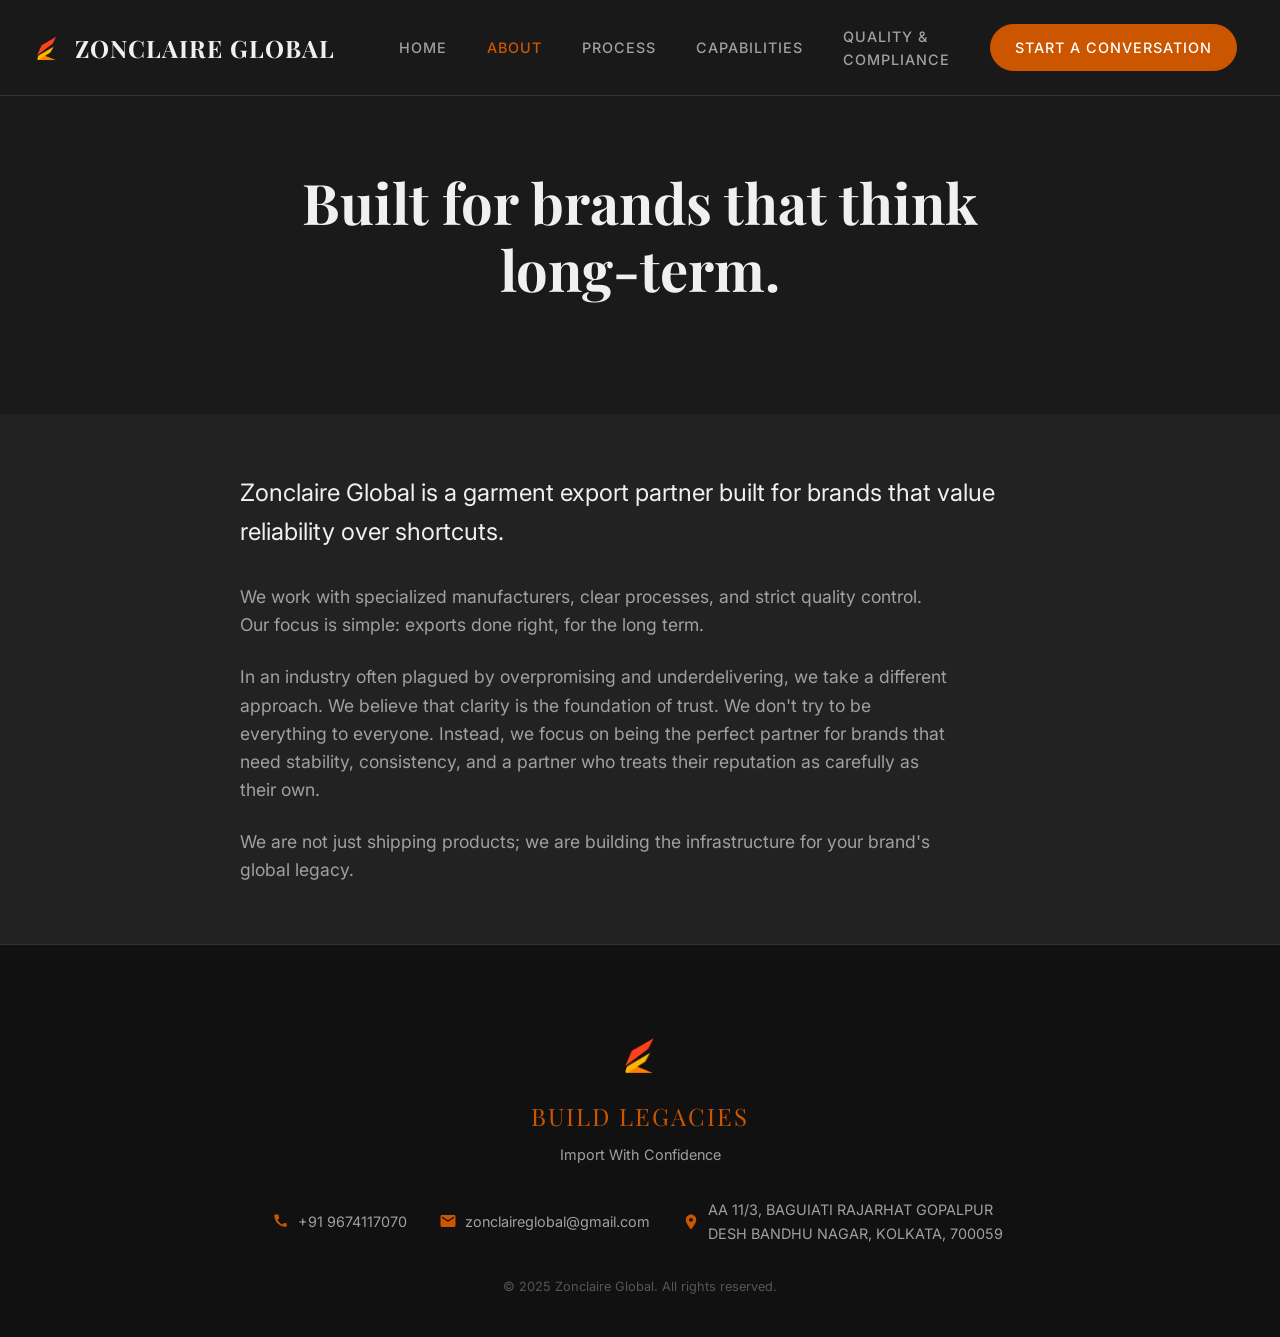
<file: about.html>
<!DOCTYPE html>
<html lang="en">

<head>
    <meta charset="UTF-8">
    <meta name="viewport" content="width=device-width, initial-scale=1.0">
    <title>About Us | Zonclaire Global</title>
    <link rel="stylesheet" href="style.css">
    <link rel="preconnect" href="https://fonts.googleapis.com">
    <link rel="preconnect" href="https://fonts.gstatic.com" crossorigin>
    <link
        href="https://fonts.googleapis.com/css2?family=Inter:wght@300;400;500;600&family=Playfair+Display:wght@400;700&display=swap"
        rel="stylesheet">
</head>

<body>

    <!-- Navigation -->
    <nav class="navbar">
        <div class="container nav-container">
            <div class="logo">
                <img src="images/zonclaire-logo.png" alt="Zonclaire Logo">
                <span>ZONCLAIRE GLOBAL</span>
            </div>

            <button class="mobile-nav-toggle" aria-label="Toggle navigation">
                <span class="hamburger-line"></span>
                <span class="hamburger-line"></span>
                <span class="hamburger-line"></span>
            </button>

            <div class="nav-links" id="navLinks">
                <a href="index.html">Home</a>
                <a href="about.html" class="active">About</a>
                <a href="process.html">Process</a>
                <a href="capabilities.html">Capabilities</a>
                <a href="quality.html">Quality & Compliance</a>
                <a href="contact.html" class="btn btn-primary">Start a Conversation</a>
            </div>
        </div>
    </nav>

    <!-- Header -->
    <section class="section" style="padding-top: 140px; padding-bottom: 40px;">
        <div class="container">
            <div class="text-center" style="max-width: 800px; margin: 0 auto;">
                <h1>Built for brands that think long-term.</h1>
            </div>
        </div>
    </section>

    <!-- Main Content -->
    <section class="section" style="background-color: var(--color-surface); padding-top: 60px; padding-bottom: 60px;">
        <div class="container">
            <div style="max-width: 800px; margin: 0 auto;">
                <p style="font-size: 1.5rem; color: var(--color-text); margin-bottom: 2rem;">
                    Zonclaire Global is a garment export partner built for brands that value reliability over shortcuts.
                </p>
                <p style="margin-bottom: 1.5rem;">
                    We work with specialized manufacturers, clear processes, and strict quality control. Our focus is
                    simple: exports done right, for the long term.
                </p>
                <p style="margin-bottom: 1.5rem;">
                    In an industry often plagued by overpromising and underdelivering, we take a different approach. We
                    believe that clarity is the foundation of trust. We don't try to be everything to everyone. Instead,
                    we focus on being the perfect partner for brands that need stability, consistency, and a partner who
                    treats their reputation as carefully as their own.
                </p>
                <p>
                    We are not just shipping products; we are building the infrastructure for your brand's global
                    legacy.
                </p>
            </div>
        </div>
    </section>

    <!-- Footer -->
    <footer>
        <div class="container footer-content">
            <div class="footer-logo">
                <img src="images/zonclaire-logo.png" alt="Zonclaire Logo" style="height: 60px;">
            </div>
            <div class="footer-tagline">BUILD LEGACIES</div>
            <div class="footer-sub">Import With Confidence</div>

            <div class="footer-contact">
                <div class="contact-item">
                    <svg xmlns="http://www.w3.org/2000/svg" viewBox="0 0 24 24">
                        <path
                            d="M20.01 15.38c-1.23 0-2.42-.2-3.53-.56a.977.977 0 0 0-1.01.24l-1.57 1.97c-2.83-1.49-5.15-3.8-6.62-6.62l1.97-1.57c.23-.24.31-.56.24-1.02-.37-1.11-.56-2.3-.56-3.53 0-.54-.45-.99-.99-.99H4.19C3.65 3.28 3 3.93 3 4.49c0 8.48 6.91 15.39 15.39 15.39.56 0 1.21-.65 1.21-1.19v-3.72c0-.53-.44-.99-.99-.99z" />
                    </svg>
                    <span>+91 9674117070</span>
                </div>
                <div class="contact-item">
                    <svg xmlns="http://www.w3.org/2000/svg" viewBox="0 0 24 24">
                        <path
                            d="M20 4H4c-1.1 0-1.99.9-1.99 2L2 18c0 1.1.9 2 2 2h16c1.1 0 2-.9 2-2V6c0-1.1-.9-2-2-2zm0 4l-8 5-8-5V6l8 5 8-5v2z" />
                    </svg>
                    <span>zonclaireglobal@gmail.com</span>
                </div>
                <div class="contact-item">
                    <svg xmlns="http://www.w3.org/2000/svg" viewBox="0 0 24 24">
                        <path
                            d="M12 2C8.13 2 5 5.13 5 9c0 5.25 7 13 7 13s7-7.75 7-13c0-3.87-3.13-7-7-7zm0 9.5c-1.38 0-2.5-1.12-2.5-2.5s1.12-2.5 2.5-2.5 2.5 1.12 2.5 2.5-1.12 2.5-2.5 2.5z" />
                    </svg>
                    <span>AA 11/3, BAGUIATI RAJARHAT GOPALPUR DESH BANDHU NAGAR, KOLKATA, 700059</span>
                </div>
            </div>

            <p class="copyright">&copy; 2025 Zonclaire Global. All rights reserved.</p>
        </div>
    </footer>

    <script src="main.js"></script>
</body>

</html>
</file>
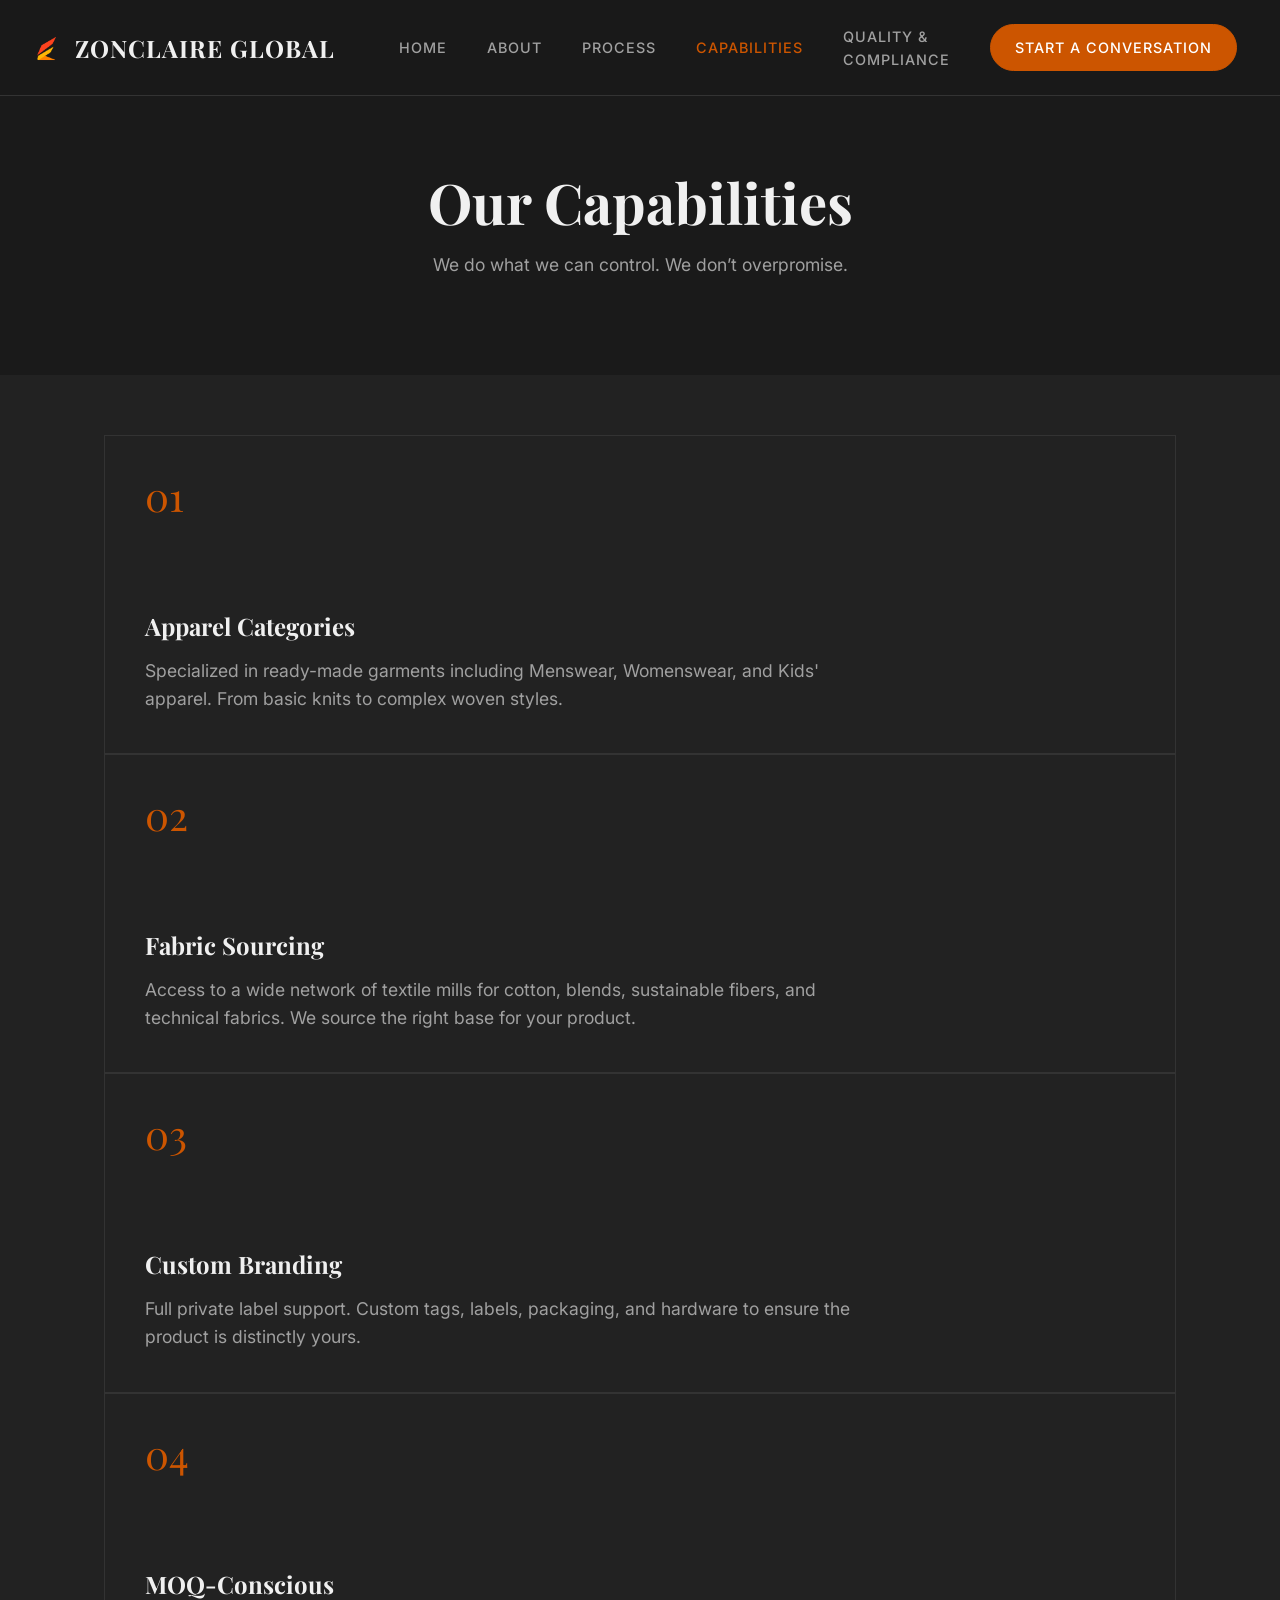
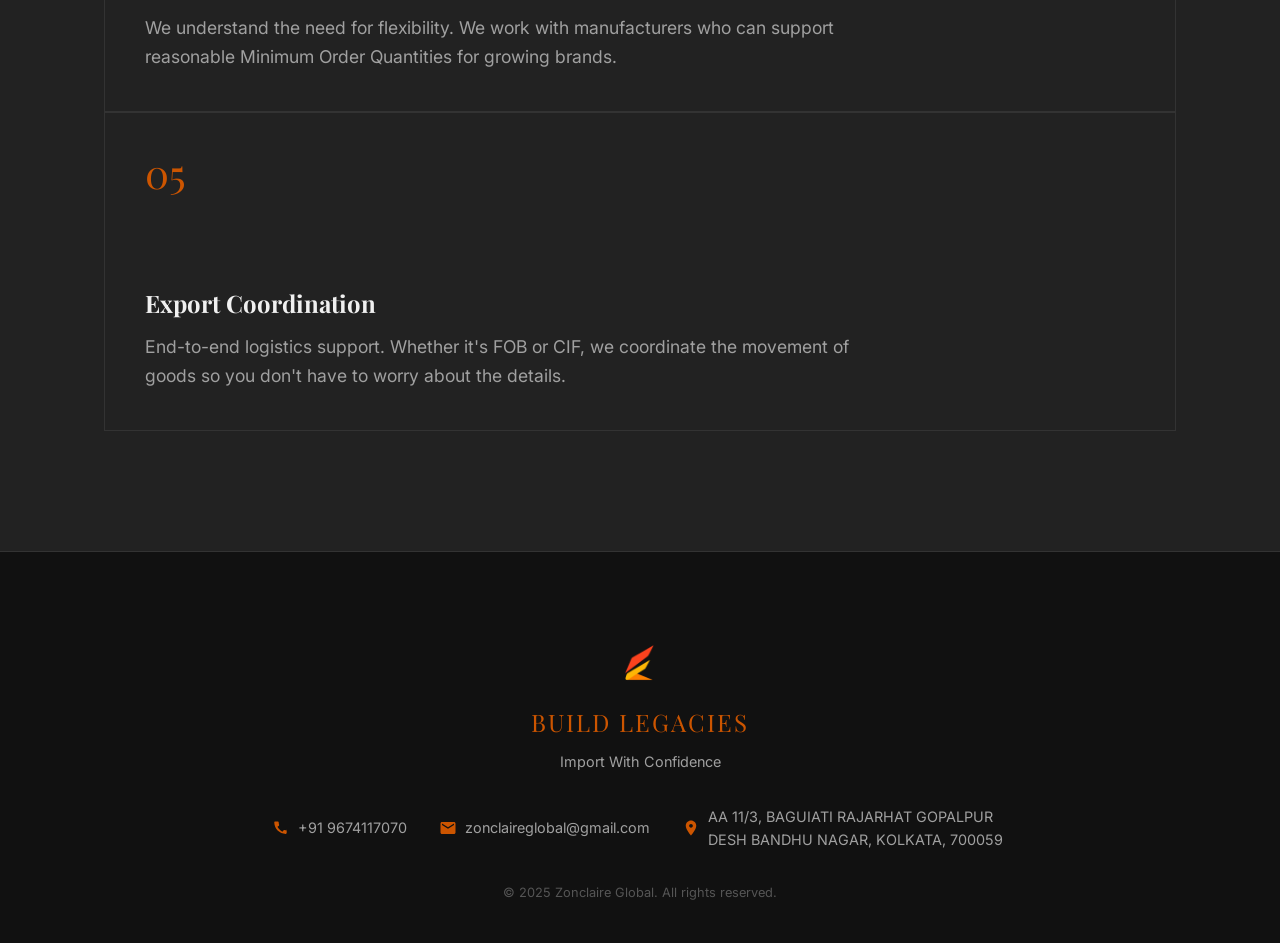
<file: capabilities.html>
<!DOCTYPE html>
<html lang="en">

<head>
    <meta charset="UTF-8">
    <meta name="viewport" content="width=device-width, initial-scale=1.0">
    <title>Capabilities | Zonclaire Global</title>
    <link rel="stylesheet" href="style.css">
    <link rel="preconnect" href="https://fonts.googleapis.com">
    <link rel="preconnect" href="https://fonts.gstatic.com" crossorigin>
    <link
        href="https://fonts.googleapis.com/css2?family=Inter:wght@300;400;500;600&family=Playfair+Display:wght@400;700&display=swap"
        rel="stylesheet">
</head>

<body>

    <!-- Navigation -->
    <nav class="navbar">
        <div class="container nav-container">
            <div class="logo">
                <img src="images/zonclaire-logo.png" alt="Zonclaire Logo">
                <span>ZONCLAIRE GLOBAL</span>
            </div>
            <button class="mobile-nav-toggle" aria-label="Toggle navigation">
                <span class="hamburger-line"></span>
                <span class="hamburger-line"></span>
                <span class="hamburger-line"></span>
            </button>
            <div class="nav-links" id="navLinks">
                <a href="index.html">Home</a>
                <a href="about.html">About</a>
                <a href="process.html">Process</a>
                <a href="capabilities.html" class="active">Capabilities</a>
                <a href="quality.html">Quality & Compliance</a>
                <a href="contact.html" class="btn btn-primary">Start a Conversation</a>
            </div>
        </div>
    </nav>

    <!-- Header -->
    <section class="section" style="padding-top: 140px; padding-bottom: 40px;">
        <div class="container">
            <div class="text-center">
                <h1>Our Capabilities</h1>
                <p style="margin: 1rem auto 0;">We do what we can control. We don’t overpromise.</p>
            </div>
        </div>
    </section>

    <!-- Capabilities Grid -->
    <section class="section" style="background-color: var(--color-surface); padding-top: 60px;">
        <div class="container">
            <div class="responsive-grid"
                style="grid-template-columns: repeat(auto-fit, minmax(300px, 1fr)); gap: 3rem;">

                <div class="capability-card">
                    <div class="capability-number">01</div>
                    <h3 class="capability-title">Apparel Categories</h3>
                    <p>Specialized in ready-made garments including Menswear, Womenswear, and Kids' apparel. From basic
                        knits to complex woven styles.</p>
                </div>

                <div class="capability-card">
                    <div class="capability-number">02</div>
                    <h3 class="capability-title">Fabric Sourcing</h3>
                    <p>Access to a wide network of textile mills for cotton, blends, sustainable fibers, and technical
                        fabrics. We source the right base for your product.</p>
                </div>

                <div class="capability-card">
                    <div class="capability-number">03</div>
                    <h3 class="capability-title">Custom Branding</h3>
                    <p>Full private label support. Custom tags, labels, packaging, and hardware to ensure the product is
                        distinctly yours.</p>
                </div>

                <div class="capability-card">
                    <div class="capability-number">04</div>
                    <h3 class="capability-title">MOQ-Conscious</h3>
                    <p>We understand the need for flexibility. We work with manufacturers who can support reasonable
                        Minimum Order Quantities for growing brands.</p>
                </div>

                <div class="capability-card">
                    <div class="capability-number">05</div>
                    <h3 class="capability-title">Export Coordination</h3>
                    <p>End-to-end logistics support. Whether it's FOB or CIF, we coordinate the movement of goods so you
                        don't have to worry about the details.</p>
                </div>

            </div>
        </div>
    </section>

    <!-- Footer -->
    <footer>
        <div class="container footer-content">
            <div class="footer-logo">
                <img src="images/zonclaire-logo.png" alt="Zonclaire Logo" style="height: 60px;">
            </div>
            <div class="footer-tagline">BUILD LEGACIES</div>
            <div class="footer-sub">Import With Confidence</div>

            <div class="footer-contact">
                <div class="contact-item">
                    <svg xmlns="http://www.w3.org/2000/svg" viewBox="0 0 24 24">
                        <path
                            d="M20.01 15.38c-1.23 0-2.42-.2-3.53-.56a.977.977 0 0 0-1.01.24l-1.57 1.97c-2.83-1.49-5.15-3.8-6.62-6.62l1.97-1.57c.23-.24.31-.56.24-1.02-.37-1.11-.56-2.3-.56-3.53 0-.54-.45-.99-.99-.99H4.19C3.65 3.28 3 3.93 3 4.49c0 8.48 6.91 15.39 15.39 15.39.56 0 1.21-.65 1.21-1.19v-3.72c0-.53-.44-.99-.99-.99z" />
                    </svg>
                    <span>+91 9674117070</span>
                </div>
                <div class="contact-item">
                    <svg xmlns="http://www.w3.org/2000/svg" viewBox="0 0 24 24">
                        <path
                            d="M20 4H4c-1.1 0-1.99.9-1.99 2L2 18c0 1.1.9 2 2 2h16c1.1 0 2-.9 2-2V6c0-1.1-.9-2-2-2zm0 4l-8 5-8-5V6l8 5 8-5v2z" />
                    </svg>
                    <span>zonclaireglobal@gmail.com</span>
                </div>
                <div class="contact-item">
                    <svg xmlns="http://www.w3.org/2000/svg" viewBox="0 0 24 24">
                        <path
                            d="M12 2C8.13 2 5 5.13 5 9c0 5.25 7 13 7 13s7-7.75 7-13c0-3.87-3.13-7-7-7zm0 9.5c-1.38 0-2.5-1.12-2.5-2.5s1.12-2.5 2.5-2.5 2.5 1.12 2.5 2.5-1.12 2.5-2.5 2.5z" />
                    </svg>
                    <span>AA 11/3, BAGUIATI RAJARHAT GOPALPUR DESH BANDHU NAGAR, KOLKATA, 700059</span>
                </div>
            </div>

            <p class="copyright">&copy; 2025 Zonclaire Global. All rights reserved.</p>
        </div>
    </footer>

    <script src="main.js"></script>
</body>

</html>
</file>
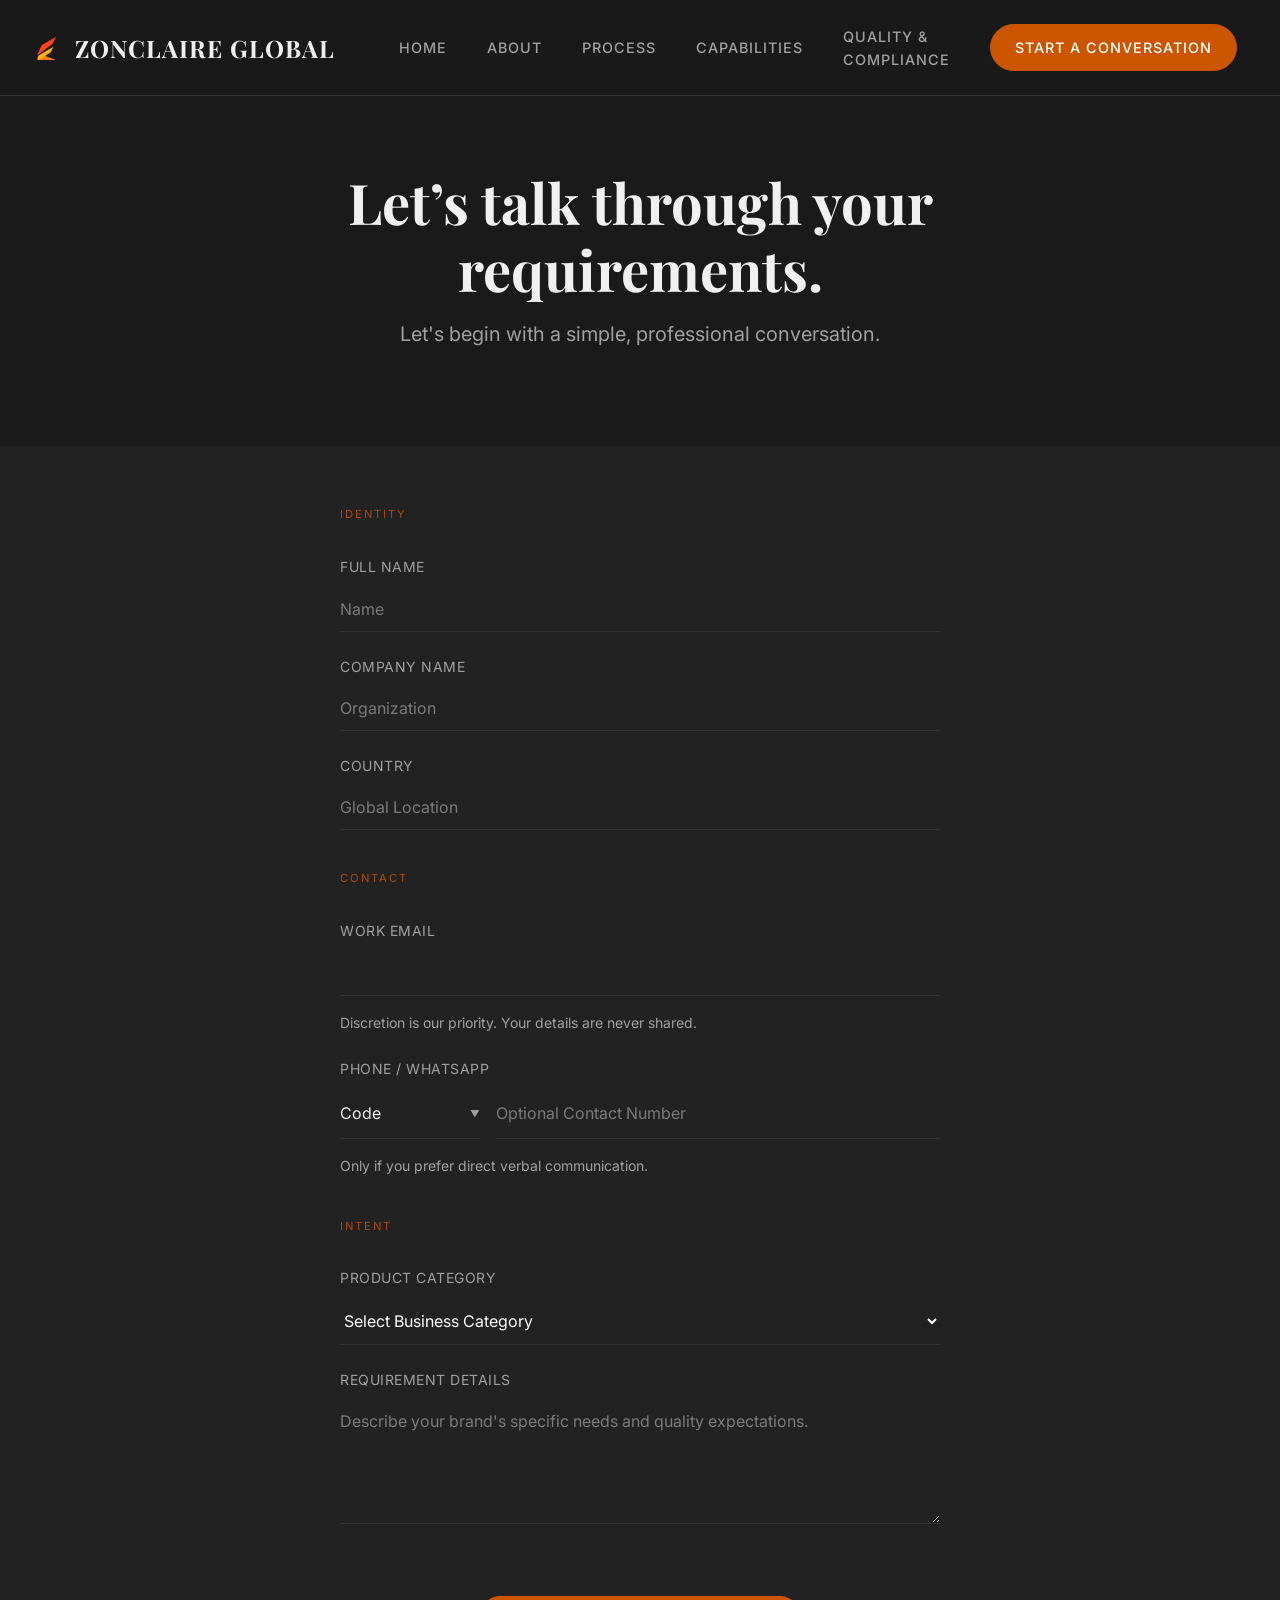
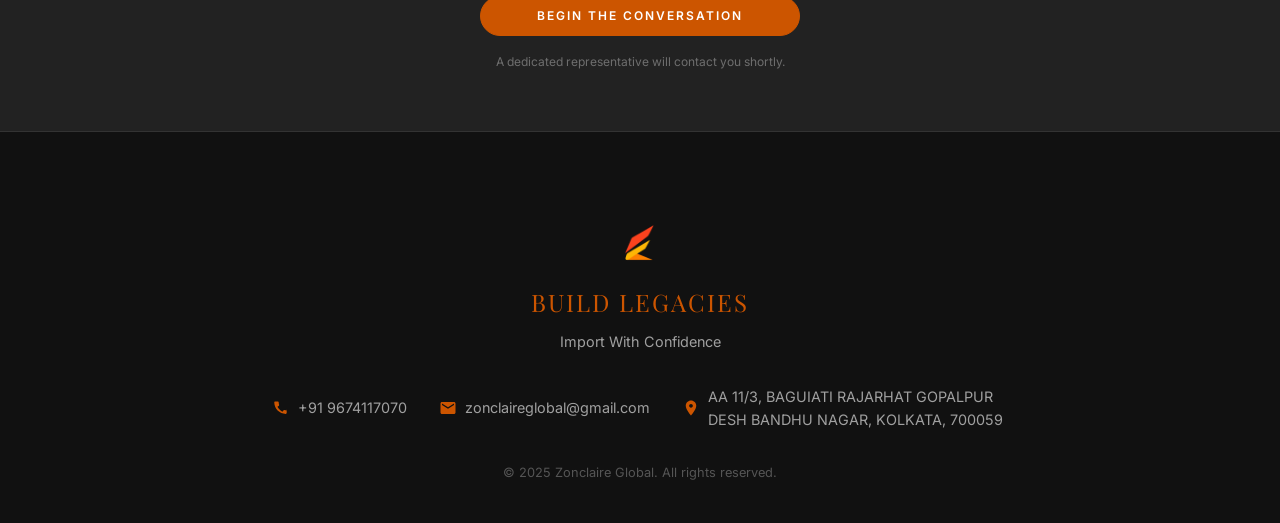
<file: contact.html>
<!DOCTYPE html>
<html lang="en">

<head>
    <meta charset="UTF-8">
    <meta name="viewport" content="width=device-width, initial-scale=1.0">
    <title>Start a Conversation | Zonclaire Global</title>
    <link rel="stylesheet" href="style.css">
    <link rel="preconnect" href="https://fonts.googleapis.com">
    <link rel="preconnect" href="https://fonts.gstatic.com" crossorigin>
    <link
        href="https://fonts.googleapis.com/css2?family=Inter:wght@300;400;500;600&family=Playfair+Display:wght@400;700&display=swap"
        rel="stylesheet">
</head>

<body>

    <!-- Navigation -->
    <nav class="navbar">
        <div class="container nav-container">
            <div class="logo">
                <img src="images/zonclaire-logo.png" alt="Zonclaire Logo">
                <span>ZONCLAIRE GLOBAL</span>
            </div>
            <button class="mobile-nav-toggle" aria-label="Toggle navigation">
                <span class="hamburger-line"></span>
                <span class="hamburger-line"></span>
                <span class="hamburger-line"></span>
            </button>
            <div class="nav-links" id="navLinks">
                <a href="index.html">Home</a>
                <a href="about.html">About</a>
                <a href="process.html">Process</a>
                <a href="capabilities.html">Capabilities</a>
                <a href="quality.html">Quality & Compliance</a>
                <a href="contact.html" class="btn btn-primary">Start a Conversation</a>
            </div>
        </div>
    </nav>

    <!-- Header -->
    <section class="section" style="padding-top: 140px; padding-bottom: 40px;">
        <div class="container">
            <div class="text-center" style="max-width: 800px; margin: 0 auto;">
                <h1>Let’s talk through your requirements.</h1>
                <p style="margin: 1.5rem auto 0; font-size: 1.25rem; color: var(--color-text-muted);">
                    Let's begin with a simple, professional conversation.
                </p>
            </div>
        </div>
    </section>

    <!-- Trust Framing & Form -->
    <section class="section" style="background-color: var(--color-surface); padding-top: 60px; padding-bottom: 60px;">
        <div class="container">
            <div style="max-width: 600px; margin: 0 auto;">



                <!-- Contact Form -->
                <form id="contactForm" class="contact-form">
                    <!-- Honeypot field to prevent spam -->
                    <div style="display:none;">
                        <label>Leave this field empty</label>
                        <input type="text" name="honeypot" autocomplete="off">
                    </div>

                    <!-- Identity Section -->
                    <div class="form-section">
                        <div class="form-section-title">Identity</div>
                        <div class="form-group">
                            <label for="name">Full Name</label>
                            <input type="text" id="name" name="name" placeholder="Name" required>
                        </div>
                        <div class="form-group">
                            <label for="company">Company Name</label>
                            <input type="text" id="company" name="company" placeholder="Organization" required>
                        </div>
                        <div class="form-group">
                            <label for="country">Country</label>
                            <input type="text" id="country" name="country" placeholder="Global Location" required>
                        </div>
                    </div>

                    <!-- Contact Section -->
                    <div class="form-section">
                        <div class="form-section-title">Contact</div>
                        <div class="form-group">
                            <label for="email">Work Email</label>
                            <input type="email" id="email" name="email" required>
                            <div id="emailError" class="field-error" style="display: none;">Please enter a valid email
                                address.</div>
                            <p class="helper-text">Discretion is our priority. Your details are never shared.</p>
                        </div>

                        <div class="form-group">
                            <label for="phone">Phone / WhatsApp</label>
                            <div class="phone-group">
                                <select id="countryCode" name="countryCode" class="country-select">
                                    <option value="" disabled selected>Code</option>
                                    <option value="+91">India (+91)</option>
                                    <option value="+1">United States (+1)</option>
                                    <option value="+44">United Kingdom (+44)</option>
                                    <option value="+971">UAE (+971)</option>
                                    <option value="+65">Singapore (+65)</option>
                                    <option value="+61">Australia (+61)</option>
                                    <option value="+49">Germany (+49)</option>
                                    <option value="+33">France (+33)</option>
                                    <option value="+31">Netherlands (+31)</option>
                                    <option value="+81">Japan (+81)</option>
                                    <option value="+39">Italy (+39)</option>
                                    <option value="+34">Spain (+34)</option>
                                    <option value="+1-416">Canada (+1-416)</option>
                                </select>
                                <input type="tel" id="phone" name="phone" placeholder="Optional Contact Number">
                            </div>
                            <p class="helper-text">Only if you prefer direct verbal communication.</p>
                        </div>
                    </div>

                    <!-- Intent Section -->
                    <div class="form-section">
                        <div class="form-section-title">Intent</div>
                        <div class="form-group">
                            <label for="category">Product Category</label>
                            <select id="category" name="category" required>
                                <option value="" disabled selected>Select Business Category</option>
                                <option value="Home Textiles">Home Textiles</option>
                                <option value="Menswear">Menswear</option>
                                <option value="Womenswear">Womenswear</option>
                                <option value="Kidswear">Kidswear</option>
                                <option value="Other">Other</option>
                            </select>
                        </div>

                        <div class="form-group">
                            <label for="message">Requirement Details</label>
                            <textarea id="message" name="message" rows="5" required
                                placeholder="Describe your brand's specific needs and quality expectations."></textarea>
                        </div>
                    </div>

                    <div style="display: flex; flex-direction: column; align-items: center; margin-top: 2rem;">
                        <button type="submit" class="btn btn-primary" style="width: 100%; max-width: 320px;">Begin the
                            Conversation</button>
                        <p style="margin-top: 1rem; font-size: 0.75rem; color: var(--color-text-muted); opacity: 0.6;">A
                            dedicated representative will contact you shortly.</p>
                    </div>
                </form>

                <!-- Success Message (Hidden by default) -->
                <div id="successMessage" style="display: none; text-align: center; padding: 2rem;">
                    <h2 style="margin-bottom: 1rem;">Thank you.</h2>
                    <p style="color: var(--color-text-muted); margin-bottom: 0;">
                        You’ll hear from us personally within one to two business days.
                    </p>
                </div>

                <!-- Error Message (Hidden by default) -->
                <div id="errorMessage" style="display: none; text-align: center; padding: 2rem; color: #ff4d4d;">
                    <p>Something went wrong. Please try again in a moment.</p>
                </div>

            </div>
        </div>
    </section>

    <!-- Footer -->
    <footer>
        <div class="container footer-content">
            <div class="footer-logo">
                <img src="images/zonclaire-logo.png" alt="Zonclaire Logo" style="height: 60px;">
            </div>
            <div class="footer-tagline">BUILD LEGACIES</div>
            <div class="footer-sub">Import With Confidence</div>

            <div class="footer-contact">
                <div class="contact-item">
                    <svg xmlns="http://www.w3.org/2000/svg" viewBox="0 0 24 24">
                        <path
                            d="M20.01 15.38c-1.23 0-2.42-.2-3.53-.56a.977.977 0 0 0-1.01.24l-1.57 1.97c-2.83-1.49-5.15-3.8-6.62-6.62l1.97-1.57c.23-.24.31-.56.24-1.02-.37-1.11-.56-2.3-.56-3.53 0-.54-.45-.99-.99-.99H4.19C3.65 3.28 3 3.93 3 4.49c0 8.48 6.91 15.39 15.39 15.39.56 0 1.21-.65 1.21-1.19v-3.72c0-.53-.44-.99-.99-.99z" />
                    </svg>
                    <span>+91 9674117070</span>
                </div>
                <div class="contact-item">
                    <svg xmlns="http://www.w3.org/2000/svg" viewBox="0 0 24 24">
                        <path
                            d="M20 4H4c-1.1 0-1.99.9-1.99 2L2 18c0 1.1.9 2 2 2h16c1.1 0 2-.9 2-2V6c0-1.1-.9-2-2-2zm0 4l-8 5-8-5V6l8 5 8-5v2z" />
                    </svg>
                    <span>zonclaireglobal@gmail.com</span>
                </div>
                <div class="contact-item">
                    <svg xmlns="http://www.w3.org/2000/svg" viewBox="0 0 24 24">
                        <path
                            d="M12 2C8.13 2 5 5.13 5 9c0 5.25 7 13 7 13s7-7.75 7-13c0-3.87-3.13-7-7-7zm0 9.5c-1.38 0-2.5-1.12-2.5-2.5s1.12-2.5 2.5-2.5 2.5 1.12 2.5 2.5-1.12 2.5-2.5 2.5z" />
                    </svg>
                    <span>AA 11/3, BAGUIATI RAJARHAT GOPALPUR DESH BANDHU NAGAR, KOLKATA, 700059</span>
                </div>
            </div>

            <p class="copyright">&copy; 2025 Zonclaire Global. All rights reserved.</p>
        </div>
    </footer>


    <script src="main.js"></script>
</body>

</html>
</file>
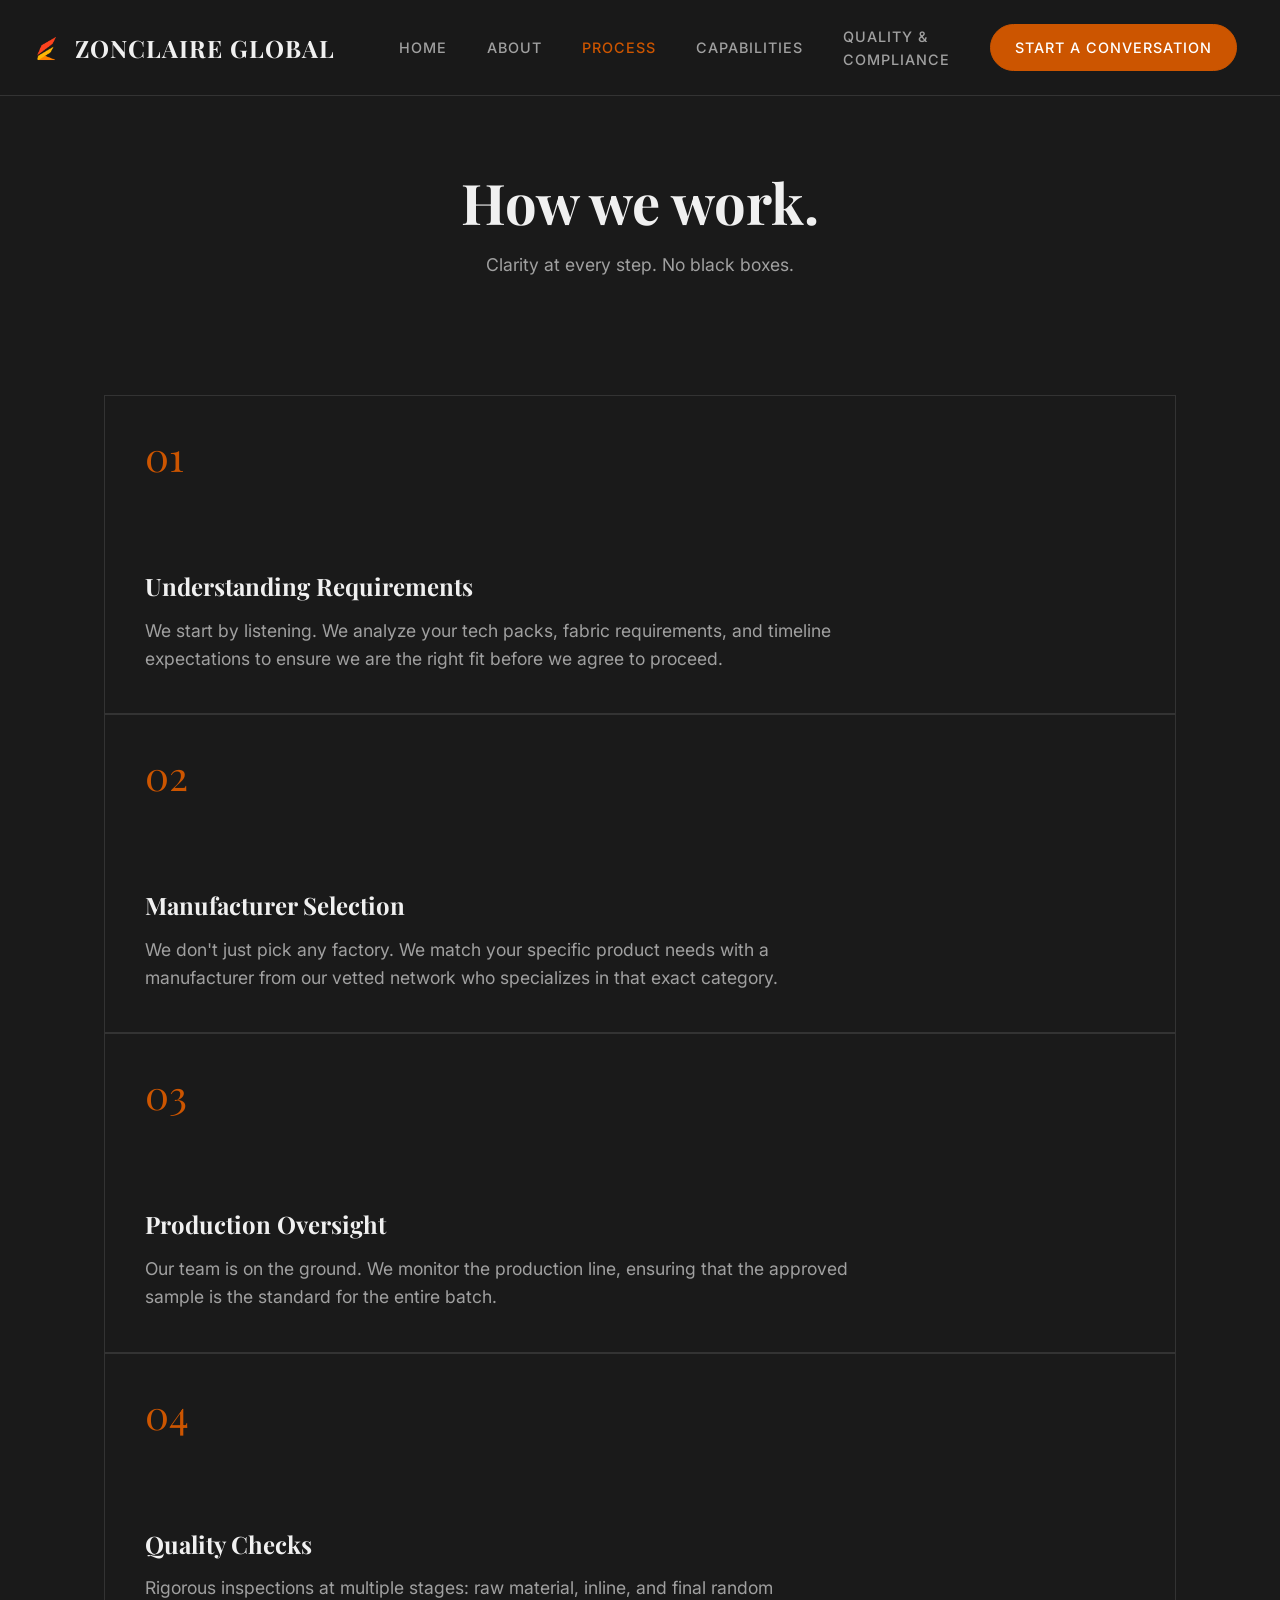
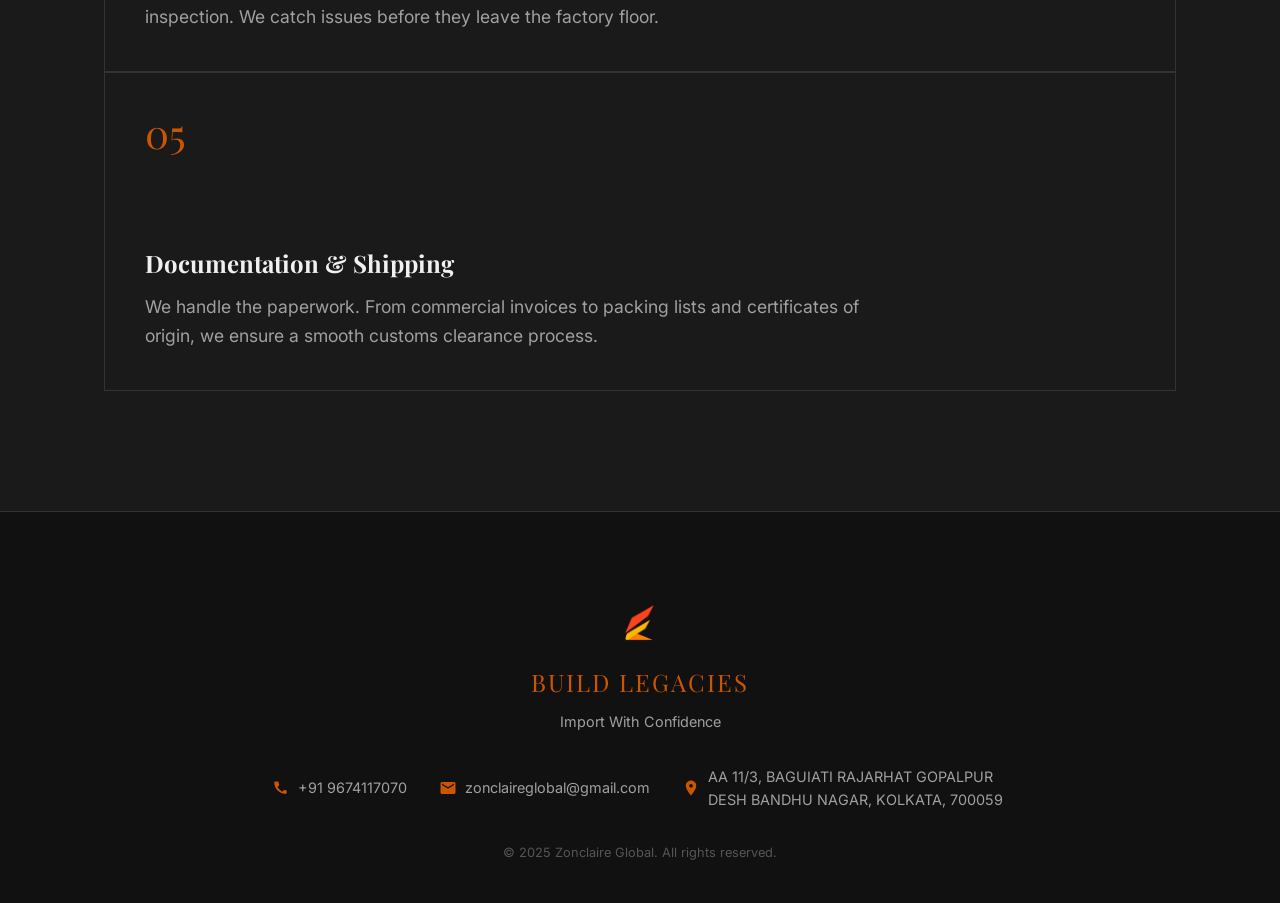
<file: process.html>
<!DOCTYPE html>
<html lang="en">

<head>
    <meta charset="UTF-8">
    <meta name="viewport" content="width=device-width, initial-scale=1.0">
    <title>Our Process | Zonclaire Global</title>
    <link rel="stylesheet" href="style.css">
    <link rel="preconnect" href="https://fonts.googleapis.com">
    <link rel="preconnect" href="https://fonts.gstatic.com" crossorigin>
    <link
        href="https://fonts.googleapis.com/css2?family=Inter:wght@300;400;500;600&family=Playfair+Display:wght@400;700&display=swap"
        rel="stylesheet">
</head>

<body>

    <!-- Navigation -->
    <nav class="navbar">
        <div class="container nav-container">
            <div class="logo">
                <img src="images/zonclaire-logo.png" alt="Zonclaire Logo">
                <span>ZONCLAIRE GLOBAL</span>
            </div>
            <button class="mobile-nav-toggle" aria-label="Toggle navigation">
                <span class="hamburger-line"></span>
                <span class="hamburger-line"></span>
                <span class="hamburger-line"></span>
            </button>
            <div class="nav-links" id="navLinks">
                <a href="index.html">Home</a>
                <a href="about.html">About</a>
                <a href="process.html" class="active">Process</a>
                <a href="capabilities.html">Capabilities</a>
                <a href="quality.html">Quality & Compliance</a>
                <a href="contact.html" class="btn btn-primary">Start a Conversation</a>
            </div>
        </div>
    </nav>
    <!-- Header -->
    <section class="section" style="padding-top: 140px; padding-bottom: 20px;">
        <div class="container">
            <div class="text-center">
                <h1>How we work.</h1>
                <p style="margin: 1rem auto 0;">Clarity at every step. No black boxes.</p>
            </div>
        </div>
    </section>

    <!-- Process Steps -->
    <section class="section" style="padding-top: 20px;">
        <div class="container">
            <div class="responsive-grid"
                style="grid-template-columns: repeat(auto-fit, minmax(300px, 1fr)); gap: 3rem;">

                <div class="capability-card">
                    <div class="capability-number">01</div>
                    <h3 class="capability-title">Understanding Requirements</h3>
                    <p>We start by listening. We analyze your tech packs, fabric requirements, and timeline expectations
                        to ensure we are the right fit before we agree to proceed.</p>
                </div>

                <div class="capability-card">
                    <div class="capability-number">02</div>
                    <h3 class="capability-title">Manufacturer Selection</h3>
                    <p>We don't just pick any factory. We match your specific product needs with a manufacturer from our
                        vetted network who specializes in that exact category.</p>
                </div>

                <div class="capability-card">
                    <div class="capability-number">03</div>
                    <h3 class="capability-title">Production Oversight</h3>
                    <p>Our team is on the ground. We monitor the production line, ensuring that the approved sample is
                        the standard for the entire batch.</p>
                </div>

                <div class="capability-card">
                    <div class="capability-number">04</div>
                    <h3 class="capability-title">Quality Checks</h3>
                    <p>Rigorous inspections at multiple stages: raw material, inline, and final random inspection. We
                        catch issues before they leave the factory floor.</p>
                </div>

                <div class="capability-card">
                    <div class="capability-number">05</div>
                    <h3 class="capability-title">Documentation & Shipping</h3>
                    <p>We handle the paperwork. From commercial invoices to packing lists and certificates of origin, we
                        ensure a smooth customs clearance process.</p>
                </div>

            </div>
        </div>
    </section>

    <!-- Footer -->
    <footer>
        <div class="container footer-content">
            <div class="footer-logo">
                <img src="images/zonclaire-logo.png" alt="Zonclaire Logo" style="height: 60px;">
            </div>
            <div class="footer-tagline">BUILD LEGACIES</div>
            <div class="footer-sub">Import With Confidence</div>

            <div class="footer-contact">
                <div class="contact-item">
                    <svg xmlns="http://www.w3.org/2000/svg" viewBox="0 0 24 24">
                        <path
                            d="M20.01 15.38c-1.23 0-2.42-.2-3.53-.56a.977.977 0 0 0-1.01.24l-1.57 1.97c-2.83-1.49-5.15-3.8-6.62-6.62l1.97-1.57c.23-.24.31-.56.24-1.02-.37-1.11-.56-2.3-.56-3.53 0-.54-.45-.99-.99-.99H4.19C3.65 3.28 3 3.93 3 4.49c0 8.48 6.91 15.39 15.39 15.39.56 0 1.21-.65 1.21-1.19v-3.72c0-.53-.44-.99-.99-.99z" />
                    </svg>
                    <span>+91 9674117070</span>
                </div>
                <div class="contact-item">
                    <svg xmlns="http://www.w3.org/2000/svg" viewBox="0 0 24 24">
                        <path
                            d="M20 4H4c-1.1 0-1.99.9-1.99 2L2 18c0 1.1.9 2 2 2h16c1.1 0 2-.9 2-2V6c0-1.1-.9-2-2-2zm0 4l-8 5-8-5V6l8 5 8-5v2z" />
                    </svg>
                    <span>zonclaireglobal@gmail.com</span>
                </div>
                <div class="contact-item">
                    <svg xmlns="http://www.w3.org/2000/svg" viewBox="0 0 24 24">
                        <path
                            d="M12 2C8.13 2 5 5.13 5 9c0 5.25 7 13 7 13s7-7.75 7-13c0-3.87-3.13-7-7-7zm0 9.5c-1.38 0-2.5-1.12-2.5-2.5s1.12-2.5 2.5-2.5 2.5 1.12 2.5 2.5-1.12 2.5-2.5 2.5z" />
                    </svg>
                    <span>AA 11/3, BAGUIATI RAJARHAT GOPALPUR DESH BANDHU NAGAR, KOLKATA, 700059</span>
                </div>
            </div>

            <p class="copyright">&copy; 2025 Zonclaire Global. All rights reserved.</p>
        </div>
    </footer>

    <script src="main.js"></script>
</body>

</html>
</file>
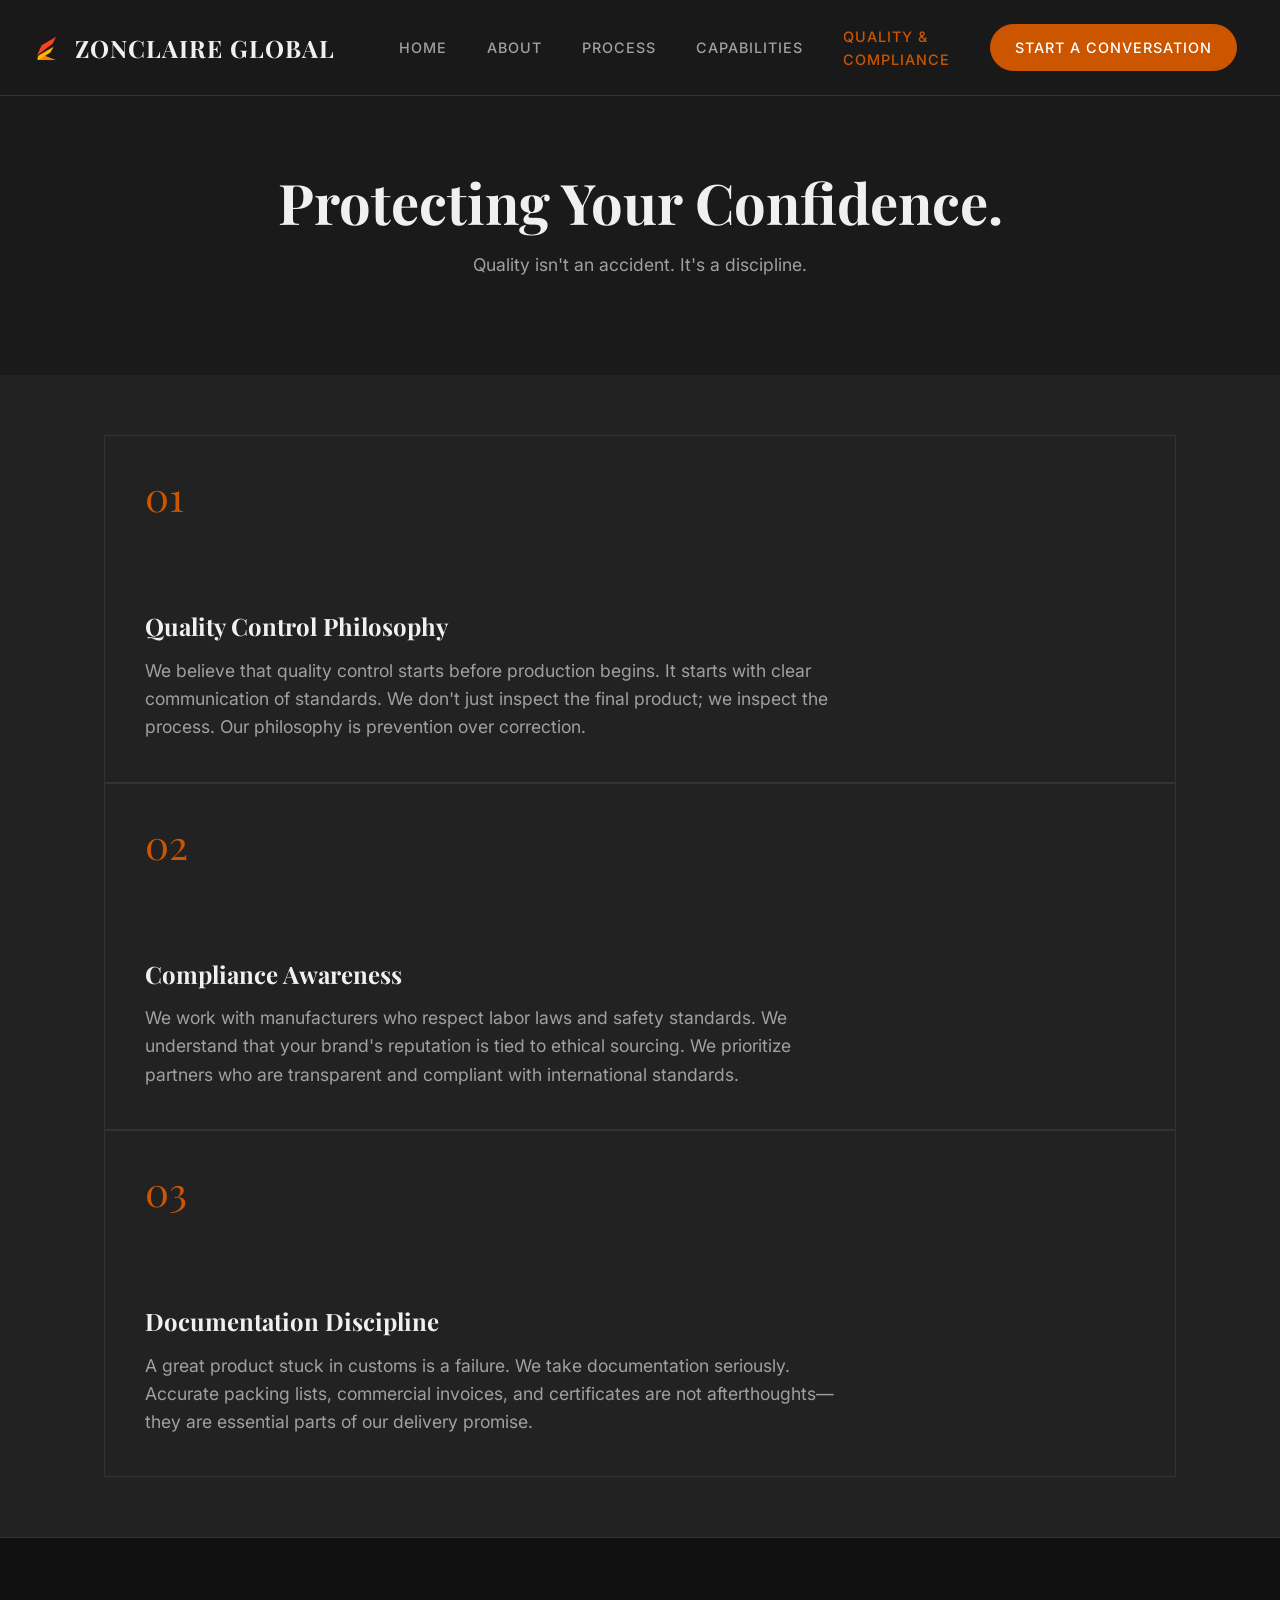
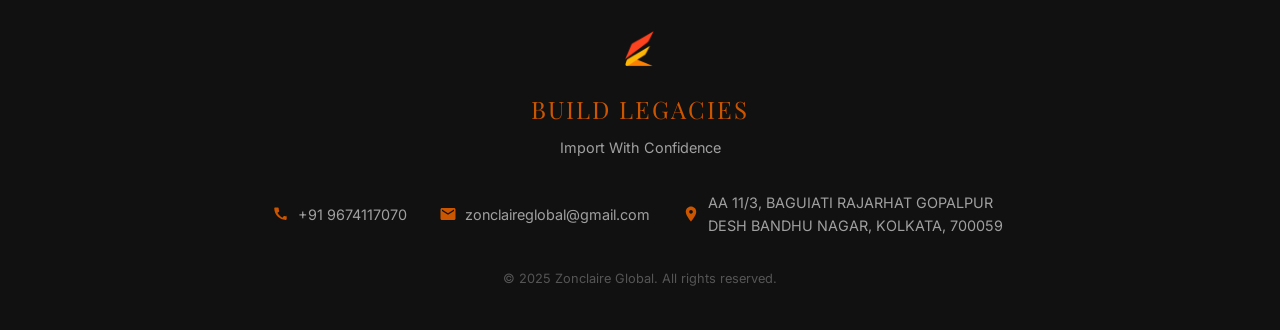
<file: quality.html>
<!DOCTYPE html>
<html lang="en">

<head>
    <meta charset="UTF-8">
    <meta name="viewport" content="width=device-width, initial-scale=1.0">
    <title>Quality & Compliance | Zonclaire Global</title>
    <link rel="stylesheet" href="style.css">
    <link rel="preconnect" href="https://fonts.googleapis.com">
    <link rel="preconnect" href="https://fonts.gstatic.com" crossorigin>
    <link
        href="https://fonts.googleapis.com/css2?family=Inter:wght@300;400;500;600&family=Playfair+Display:wght@400;700&display=swap"
        rel="stylesheet">
</head>

<body>

    <!-- Navigation -->
    <nav class="navbar">
        <div class="container nav-container">
            <div class="logo">
                <img src="images/zonclaire-logo.png" alt="Zonclaire Logo">
                <span>ZONCLAIRE GLOBAL</span>
            </div>
            <button class="mobile-nav-toggle" aria-label="Toggle navigation">
                <span class="hamburger-line"></span>
                <span class="hamburger-line"></span>
                <span class="hamburger-line"></span>
            </button>
            <div class="nav-links" id="navLinks">
                <a href="index.html">Home</a>
                <a href="about.html">About</a>
                <a href="process.html">Process</a>
                <a href="capabilities.html">Capabilities</a>
                <a href="quality.html" class="active">Quality & Compliance</a>
                <a href="contact.html" class="btn btn-primary">Start a Conversation</a>
            </div>
        </div>
    </nav>

    <!-- Header -->
    <section class="section" style="padding-top: 140px; padding-bottom: 40px;">
        <div class="container">
            <div class="text-center">
                <h1>Protecting Your Confidence.</h1>
                <p style="margin: 1rem auto 0;">Quality isn't an accident. It's a discipline.</p>
            </div>
        </div>
    </section>

    <!-- Content -->
    <section class="section" style="background-color: var(--color-surface); padding-top: 60px; padding-bottom: 60px;">
        <div class="container">
            <div class="responsive-grid"
                style="grid-template-columns: repeat(auto-fit, minmax(300px, 1fr)); gap: 3rem;">

                <div class="capability-card">
                    <div class="capability-number">01</div>
                    <h3 class="capability-title">Quality Control Philosophy</h3>
                    <p>We believe that quality control starts before production begins. It starts with clear
                        communication of standards. We don't just inspect the final product; we inspect the process. Our
                        philosophy is prevention over correction.</p>
                </div>

                <div class="capability-card">
                    <div class="capability-number">02</div>
                    <h3 class="capability-title">Compliance Awareness</h3>
                    <p>We work with manufacturers who respect labor laws and safety standards. We understand that your
                        brand's reputation is tied to ethical sourcing. We prioritize partners who are transparent and
                        compliant with international standards.</p>
                </div>

                <div class="capability-card">
                    <div class="capability-number">03</div>
                    <h3 class="capability-title">Documentation Discipline</h3>
                    <p>A great product stuck in customs is a failure. We take documentation seriously. Accurate packing
                        lists, commercial invoices, and certificates are not afterthoughts—they are essential parts of
                        our delivery promise.</p>
                </div>

            </div>
        </div>
    </section>

    <!-- Footer -->
    <footer>
        <div class="container footer-content">
            <div class="footer-logo">
                <img src="images/zonclaire-logo.png" alt="Zonclaire Logo" style="height: 60px;">
            </div>
            <div class="footer-tagline">BUILD LEGACIES</div>
            <div class="footer-sub">Import With Confidence</div>

            <div class="footer-contact">
                <div class="contact-item">
                    <svg xmlns="http://www.w3.org/2000/svg" viewBox="0 0 24 24">
                        <path
                            d="M20.01 15.38c-1.23 0-2.42-.2-3.53-.56a.977.977 0 0 0-1.01.24l-1.57 1.97c-2.83-1.49-5.15-3.8-6.62-6.62l1.97-1.57c.23-.24.31-.56.24-1.02-.37-1.11-.56-2.3-.56-3.53 0-.54-.45-.99-.99-.99H4.19C3.65 3.28 3 3.93 3 4.49c0 8.48 6.91 15.39 15.39 15.39.56 0 1.21-.65 1.21-1.19v-3.72c0-.53-.44-.99-.99-.99z" />
                    </svg>
                    <span>+91 9674117070</span>
                </div>
                <div class="contact-item">
                    <svg xmlns="http://www.w3.org/2000/svg" viewBox="0 0 24 24">
                        <path
                            d="M20 4H4c-1.1 0-1.99.9-1.99 2L2 18c0 1.1.9 2 2 2h16c1.1 0 2-.9 2-2V6c0-1.1-.9-2-2-2zm0 4l-8 5-8-5V6l8 5 8-5v2z" />
                    </svg>
                    <span>zonclaireglobal@gmail.com</span>
                </div>
                <div class="contact-item">
                    <svg xmlns="http://www.w3.org/2000/svg" viewBox="0 0 24 24">
                        <path
                            d="M12 2C8.13 2 5 5.13 5 9c0 5.25 7 13 7 13s7-7.75 7-13c0-3.87-3.13-7-7-7zm0 9.5c-1.38 0-2.5-1.12-2.5-2.5s1.12-2.5 2.5-2.5 2.5 1.12 2.5 2.5-1.12 2.5-2.5 2.5z" />
                    </svg>
                    <span>AA 11/3, BAGUIATI RAJARHAT GOPALPUR DESH BANDHU NAGAR, KOLKATA, 700059</span>
                </div>
            </div>

            <p class="copyright">&copy; 2025 Zonclaire Global. All rights reserved.</p>
        </div>
    </footer>

    <script src="main.js"></script>
</body>

</html>
</file>
<file: style.css>
*,
*::before,
*::after {
    box-sizing: border-box;
}

:root {
    /* Brand Palette */
    --color-bg: #1a1a1a;
    /* Deep charcoal / near-black */
    --color-accent: #cc5500;
    /* Burnt orange / warm amber */
    --color-text: #f0f0f0;
    /* Soft off-white */
    --color-text-muted: #a0a0a0;
    --color-border: #333333;
    --color-surface: #222222;

    /* Typography */
    --font-heading: 'Playfair Display', serif;
    --font-body: 'Inter', sans-serif;

    /* Spacing */
    --spacing-container: 5%;
    --spacing-section: 120px;
}

* {
    margin: 0;
    padding: 0;
    box-sizing: border-box;
}

html,
body {
    overflow-x: hidden;
    width: 100%;
    position: relative;
}

body {
    font-family: var(--font-body);
    color: var(--color-text);
    background-color: var(--color-bg);
    line-height: 1.6;
    -webkit-font-smoothing: antialiased;
}

.no-scroll {
    overflow: hidden !important;
    height: 100vh !important;
    /* Force lock */
}

/* Typography Defaults */
h1,
h2,
h3,
h4,
h5,
h6 {
    padding-top: 8vh;
    font-family: var(--font-heading);
    font-weight: 700;
    line-height: 1.2;
    color: var(--color-text);
}

h1 {
    font-size: 3.5rem;
}

h2 {
    font-size: 2.5rem;
}

h3 {
    font-size: 1.75rem;
}

p {
    color: var(--color-text-muted);
    font-size: 1.1rem;
    max-width: 65ch;
}

a {
    color: inherit;
    text-decoration: none;
    transition: color 0.3s ease;
}

/* Utility Classes */
.container {
    max-width: 1200px;
    margin: 0 auto;
    padding: 0 var(--spacing-container);
}

.section {
    padding: var(--spacing-section) 0;
}

.text-center {
    text-align: center;
}

.text-accent {
    color: var(--color-accent);
}

/* Buttons */
.btn {
    display: inline-block;
    padding: 11.2px 24px;
    /* Smaller size */
    font-family: var(--font-body);
    font-weight: 600;
    font-size: 12px;
    /* Slightly smaller text */
    text-transform: uppercase;
    letter-spacing: 2px;
    border: 1px solid transparent;
    border-radius: 9999px;
    /* Full round / Pill shape */
    transition: all 0.3s ease;
    cursor: pointer;
    white-space: nowrap;
    /* Force one line */
}

.btn-primary {
    background-color: var(--color-accent);
    color: #ffffff !important;
    /* Force bright white */
    border-color: var(--color-accent);
}

.btn-primary:hover {
    background-color: transparent;
    color: var(--color-accent);
}

.btn-secondary {
    background-color: transparent;
    color: var(--color-text);
    border-color: var(--color-text);
}

.btn-secondary:hover {
    background-color: var(--color-text);
    color: var(--color-bg);
}

.btn-text {
    padding: 0;
    border: none;
    border-bottom: 1px solid var(--color-accent);
    color: var(--color-text);
}

.btn-text:hover {
    color: var(--color-accent);
}

/* Navigation */
.navbar {
    position: fixed;
    top: 0;
    left: 0;
    width: 100%;
    padding: 24px 0;
    background: rgba(26, 26, 26, 0.95);
    backdrop-filter: blur(10px);
    z-index: 1000;
    border-bottom: 1px solid var(--color-border);
    transition: background 0.3s ease;
    /* Smooth transition for scroll effect */
}

.nav-container {
    display: flex;
    justify-content: center;
    /* Center align for desktop */
    align-items: center;
    gap: 3rem;
    /* Keeping gap 3rem (48px) as per code, but user said "Spacing between spacer"? User said "Spacing between navigation items: 40px". "Gap between logo block and first nav: 64px"? Wait. 
    User said "Spacing from logo block to first navigation item: 64px". Logo margin-right is 4rem (64px).
    "Spacing between navigation items: 40px". nav-links gap is 2.5rem (40px).
    nav-container gap is 3rem (48px). This is between Logo and NavLinks? No, Logo has margin-right 4rem. nav-links is a child.
    Actually, .nav-container has `gap: 3rem`.
    Let's check structure: logo + mobile-nav-toggle + nav-links.
    Logo has `margin-right: 4rem` (64px).
    If nav-container also has gap 3rem, that adds up?
    Let's check lines 180-187.
    .nav-container { ... gap: 3rem; }
    .logo { ... margin-right: 4rem; }
    If flex gap is 3rem AND margin-right is 4rem, total space is HUGE.
    Wait, user said "Spacing from logo block to first navigation item: 64px".
    If I have gap + margin, it's gap + margin.
    I should probably set `gap: 0` in nav-container or remove margin from logo?
    User said "Process page header... is the approved measurement standard".
    In the previous turn (Step 44), CSS provided:
    .nav-container { gap: 3rem; }
    .logo { margin-right: 4rem; }
    This means the space is 3rem + 4rem = 7rem = 112px? Or does margin collapse? In Flexbox, margin does NOT collapse with gap.
    So current Process header has 112px space?
    User says "Spacing from logo block to first navigation item: 64px".
    This implies Process page header *actually* has 64px.
    So one of these values must be 0 or removed.
    However, I must reuse "Process page header design... unchanged".
    Maybe the user's measurement readout is the *result*, and I need to adjust code to match it?
    "Logo icon height: 40px... Spacing from logo block... 64px".
    If the current code has gap 3rem AND margin 4rem, that's wrong.
    But I must not "redesign".
    Let's look at the "Immutable" CSS provided in Step 44.
    It had:
    .nav-container { gap: 3rem; }
    .logo { margin-right: 4rem; }
    So the user *approved* that code.
    But now says "Spacing... 64px".
    Maybe `nav-links` is `justify-content`?
    The structure is `logo`, `button`, `nav-links`.
    On texttop, button is hidden (`display: none` in CSS?).
    Actually, `mobile-nav-toggle` is `display: none` in base?
    Let's check `style.css` line 493: `.mobile-nav-toggle { display: none; ... }`
    So on Desktop: `logo` and `nav-links` are the items.
    Space = `.nav-container` gap (3rem) + `.logo` margin-right (4rem).
    Total = 7rem = 112px.
    User says "Spacing... 64px".
    This sounds like the code provided in Step 44 might have been "approved" but visually `process.html` might be different, OR the user is correcting the measurement definition now.
    "Process page desktop header is the approved measurement standard... apply... to Home".
    "Locked Measurements... Spacing from logo block to first navigation item: 64px".
    I should change the code to achieve 64px.
    If I remove gap and keep margin 64px?
    Or remove margin and keep gap 64px?
    Or gap 0, margin 64px.
    Current `style.css` uses `gap: 3rem` (48px) and `margin-right: 4rem` (64px).
    I will set `gap: 0` and `margin-right: 64px`? Or `gap: 64px`.
    However, the User *listed* the measurements.
    "Gap between logo icon and text: 8px" (0.5rem -> 8px).
    "Spacing from logo block to first navigation item: 64px".
    I will adjust the CSS values to `px` and ensure the result matches 64px.
    SAFE BET: `gap: 0` (or removed) and `.logo { margin-right: 64px; }`.
    OR: Check if I can verify `process.html` rendered state? I can't.
    But if the User lists "Locked Measurements", I must modify the CSS to match them.
    I will change:
    `.nav-container`: `gap: 0;` (was 3rem) -> Wait, if I change this, does it affect mobile?
    Mobile: `.nav-container` was `justify-content: space-between; gap: 0;` in media query (line 532).
    So modifying base to `gap: 0` is safe for mobile too (as it wants 0).
    I will set `.nav-container { ... gap: 0; }`.
    And `.logo { margin-right: 64px; }`.
    And `.nav-links { gap: 40px; }`.
    Let's verify line 185 `gap: 3rem`.
    Mobile (line 532) sets it to 0. So changing base to 0 is fine.
    
    Wait, `nav-links a` font size 14.4px. `0.9rem`. 0.9 * 16 = 14.4. Correct.
    CTA font size 12px. `0.75rem`. 0.75 * 16 = 12. Correct.
    CTA padding 11.2px 24px. `0.7rem 1.5rem`.
    
    So the only discrepancy is the logo-to-nav spacing.
    Code has 3rem gap + 4rem margin. User wants 64px total.
    I will fix this.

    Replacements:
    .navbar -> padding: 24px 0;
    .nav-container -> gap: 0;
    .logo -> gap: 8px; margin-right: 64px; font-size: 24px;
    .logo img -> height: 40px;
    .nav-links -> gap: 40px;
    .nav-links a -> font-size: 14.4px;
    .btn -> padding: 11.2px 24px; font-size: 12px;
    */
    gap: 0;
    /* Spacing between Logo, Links, CTA */
}

.logo {
    display: flex;
    align-items: center;
    gap: 8px;
    /* Decreased from 1rem */
    margin-right: 64px;
    /* Added spacing between company name and Home */
    font-family: var(--font-heading);
    font-weight: 700;
    font-size: 24px;
    letter-spacing: 1px;
    flex-shrink: 0;
}

.logo img {
    height: 40px;
    width: auto;
}

.nav-links {
    display: flex;
    gap: 40px;
    align-items: center;
}

.nav-links a {
    font-size: 14.4px;
    text-transform: uppercase;
    letter-spacing: 1px;
    font-weight: 500;
    color: var(--color-text-muted);
}

.nav-links a:hover,
.nav-links a.active {
    color: var(--color-accent);
}

.nav-links .btn {
    margin-right: 1rem;
    /* Visual balance with logo */
}

/* Hero Section */
.hero {
    min-height: 90vh;
    display: flex;
    align-items: center;
    position: relative;
    background: linear-gradient(rgba(26, 26, 26, 0.7), rgba(26, 26, 26, 0.7)), url('../images/hero-bg.jpg');
    background-size: cover;
    background-position: center;
    background-attachment: fixed;
    /* Subtle parallax feel */
}

.hero-content {
    max-width: 800px;
}

.hero h1 {
    font-size: 4rem;
    /* Reduced by ~11% for a more restrained, premium feel */
    margin-bottom: 1.25rem;
    /* Reduced from 2.5rem to bring headline closer to subheadline */
    line-height: 1.25;
    /* Increased for calm, authoritative look */
    letter-spacing: -0.01em;
    /* Subtle tightening for elegance */
}

.hero p {
    font-size: 1.25rem;
    margin-bottom: 3.5rem;
    color: var(--color-text);
    opacity: 0.8;
    /* Muted hierarchy as requested */
    font-weight: 300;
    /* Lighter weight for executive feel */
    line-height: 1.6;
}

.hero-actions {
    display: flex;
    gap: 1.5rem;
    align-items: center;
}

/* Problem Section */
.problem-section {
    background-color: var(--color-surface);
}

.problem-grid {
    display: grid;
    grid-template-columns: 1fr 1fr;
    gap: 4rem;
    align-items: center;
}

.problem-content h2 {
    margin-top: 0;
    margin-bottom: 1.5rem;
}

.problem-content p {
    margin-bottom: 1.5rem;
}

.problem-content p:last-child {
    margin-bottom: 0;
}

.problem-image {
    display: flex;
    justify-content: center;
    align-items: center;
}

/* Guide Section */
.guide-section {
    text-align: center;
}

.guide-section h2 {
    margin-bottom: 1.5rem;
}

.guide-section p {
    margin: 0 auto;
}

/* Process Preview */
.process-preview {
    background-color: var(--color-surface);
}

.process-steps {
    display: grid;
    grid-template-columns: repeat(3, 1fr);
    gap: 2rem;
    margin-top: 3rem;
}

/* Unified Premium Card Styles */
.step-card,
.capability-card {
    padding: 2.5rem;
    border: 1px solid var(--color-border);
    background-color: transparent;
    transition: all 0.3s ease;
    display: flex;
    flex-direction: column;
    align-items: flex-start;
    text-align: left;
}

.step-card:hover,
.capability-card:hover {
    border-color: var(--color-accent);
    transform: translateY(-5px);
}

.step-number,
.capability-number {
    font-family: var(--font-heading);
    font-size: 2.5rem;
    color: var(--color-accent);
    margin-bottom: 1.5rem;
    line-height: 1;
    font-weight: 400;
}

.step-card h3,
.capability-title {
    font-family: var(--font-heading);
    font-size: 1.5rem;
    color: var(--color-text);
    margin-bottom: 1rem;
    font-weight: 700;
}

.step-card p,
.capability-card p {
    color: var(--color-text-muted);
    line-height: 1.6;
    margin-bottom: 0;
}

/* Outcome Section */
.outcome-section {
    text-align: center;
    background-color: var(--color-surface);
    /* Dark, refined background */
    padding: 180px 0;
    /* Generous vertical spacing */
}

.outcome-content {
    max-width: 850px;
    margin: 0 auto;
    display: flex;
    flex-direction: column;
    align-items: center;
}

.outcome-content h2 {
    font-size: 3.5rem;
    /* Large, high-impact heading */
    margin-bottom: 2rem;
    line-height: 1.1;
}

.outcome-content p {
    margin: 0 auto 3.5rem;
    /* Centered block */
    color: var(--color-text-muted);
    font-size: 1.25rem;
    line-height: 1.6;
    max-width: 700px;
    /* Force better wrapping */
}

/* Footer */
footer {
    background-color: #111;
    padding: 80px 0 40px;
    border-top: 1px solid var(--color-border);
}

.footer-content {
    display: flex;
    flex-direction: column;
    align-items: center;
    text-align: center;
}

.footer-logo {
    margin-bottom: 0.25rem;
    /* Reduced to tighten gap */
}

.footer-logo img {
    margin-bottom: 0 !important;
    /* Override inline style if present, or just control here */
}

.footer-tagline {
    font-family: var(--font-heading);
    font-size: 1.5rem;
    color: var(--color-accent);
    margin-bottom: 0.5rem;
    /* Reduced from 1rem */
    letter-spacing: 2px;
}

.footer-sub {
    color: var(--color-text-muted);
    font-size: 0.9rem;
    margin-bottom: 2rem;
}

.footer-contact {
    margin-bottom: 2rem;
    color: var(--color-text-muted);
    font-size: 0.9rem;
    display: flex;
    justify-content: center;
    align-items: center;
    /* Align items vertically */
    gap: 2rem;
    flex-wrap: wrap;
}

.contact-item {
    display: flex;
    align-items: center;
    gap: 0.5rem;
    text-align: left;
}

.contact-item svg {
    width: 18px;
    height: 18px;
    fill: var(--color-accent);
    flex-shrink: 0;
}

.contact-item span {
    max-width: 300px;
    /* Prevent address from getting too wide */
}

.footer-links {
    display: none;
    /* Hide links as requested */
}

.copyright {
    color: #555;
    font-size: 0.8rem;
}

/* Mobile Navigation Toggle Styles */
.mobile-nav-toggle {
    display: none;
    background: transparent;
    border: none;
    cursor: pointer;
    padding: 0.5rem;
    z-index: 1001;
    flex-direction: column;
    gap: 6px;
    margin-left: auto;
}

.hamburger-line {
    width: 24px;
    height: 1.5px;
    background-color: var(--color-text);
    transition: all 0.3s cubic-bezier(0.2, 0, 0, 1);
}

/* Responsive Styles */

img {
    max-width: 100%;
    height: auto;
}

/* 1. Large Tablets / Small Laptops (up to 1200px) */
@media (max-width: 1200px) {
    .container {
        max-width: 95%;
    }

    .logo {
        margin-right: 2rem;
    }

    .nav-container {
        justify-content: space-between;
        /* Revert to space-between for tablet/mobile */
        gap: 0;
        /* Reset gap */
    }
}

/* 2. Tablets (up to 1024px) */
@media (max-width: 1024px) {
    h1 {
        font-size: 2.85rem;
        /* ~10-15% reduction */
        line-height: 1.3;
    }

    h2 {
        font-size: 2.1rem;
        /* ~10-15% reduction */
        line-height: 1.3;
    }

    h3 {
        font-size: 1.5rem;
    }

    p {
        line-height: 1.7;
        /* Increased for readability */
    }

    .nav-links {
        gap: 1.5rem;
    }

    .hero h1 {
        font-size: 3.2rem;
    }

    .problem-grid {
        gap: 3rem;
    }

    /* Preserve horizontal balance */
    .container {
        max-width: 90%;
    }

    /* Avoid oversized typography on tablets */
    p[style*="font-size: 1.5rem"] {
        font-size: 1.35rem !important;
    }
}

/* 3. Mobile (up to 768px) */
@media (max-width: 768px) {
    :root {
        --spacing-section: 100px;
        /* Increased breathing room as requested */
    }

    h1 {
        font-size: 2.25rem;
        line-height: 1.3;
    }

    h2 {
        font-size: 1.85rem;
        line-height: 1.3;
    }

    p {
        font-size: 1.05rem;
        line-height: 1.75;
    }

    .navbar {
        padding: 1rem 0;
        background: rgba(20, 20, 20, 0.98);
        /* Slightly darker for boardroom feel */
    }

    .mobile-nav-toggle {
        display: flex;
        position: relative;
        z-index: 1002;
        padding: 0.75rem;
        margin-right: -0.75rem;
    }

    /* Specific Section Fixes - Adjusted for safe header clearance */
    section[style*="padding-top: 140px"],
    .section[style*="padding-top: 140px"] {
        padding-top: 110px !important;
        /* Increased to 110px to clear fixed header */
    }

    .nav-links {
        position: fixed;
        top: 0;
        left: 0;
        width: 100%;
        height: 100vh;
        /* Force full viewport height */
        background: rgba(10, 10, 10, 0.98);
        /* Solid dark background for boardroom feel */
        backdrop-filter: blur(30px);
        -webkit-backdrop-filter: blur(30px);
        flex-direction: column;
        justify-content: flex-start;
        align-items: flex-start;
        /* Left-aligned for directory look */
        padding: 20% 8% 10% 8%;
        /* Adjusted padding for better vertical rhythm */
        gap: 2.5rem;
        /* Increased gap for better separation */
        overflow-y: auto;
        -webkit-overflow-scrolling: touch;
        /* Enable smooth scrolling */
        transform: translateX(100%);
        /* Slide in from right */
        opacity: 0;
        pointer-events: none;
        transition: transform 0.5s cubic-bezier(0.16, 1, 0.3, 1),
            opacity 0.4s cubic-bezier(0.16, 1, 0.3, 1);
        z-index: 1001;
    }

    .nav-links.active {
        transform: translateX(0);
        opacity: 1;
        pointer-events: auto;
    }

    .nav-links a {
        font-family: var(--font-heading);
        /* Serif headline typography */
        font-size: 1.4rem;
        font-weight: 400;
        letter-spacing: 1px;
        color: var(--color-text);
        text-align: left;
        text-transform: capitalize;
        /* More directory-like */
        transition: color 0.3s ease;
        border-bottom: 1px solid rgba(255, 255, 255, 0.05);
        /* Subtle divider for structure */
        padding-bottom: 0.5rem;
        width: 100%;
        /* Full width for dividers */
        max-width: 400px;
        /* Constrain max width */
    }


    /* Hamburger Animation - Refined */
    .mobile-nav-toggle.active .hamburger-line:nth-child(1) {
        transform: translateY(7.5px) rotate(45deg);
        background-color: var(--color-text);
        /* Consistency */
    }

    .mobile-nav-toggle.active .hamburger-line:nth-child(2) {
        opacity: 0;
        transform: translateX(10px);
    }

    .mobile-nav-toggle.active .hamburger-line:nth-child(3) {
        transform: translateY(-7.5px) rotate(-45deg);
        background-color: var(--color-text);
        /* Keep it white/text color */
    }

    .nav-links .btn-primary {
        margin: 2rem auto 0 auto;
        /* Center button horizontally */
        background-color: var(--color-accent);
        border: 1px solid var(--color-accent);
        padding: 0.8rem 2rem;
        color: #ffffff !important;
        font-family: var(--font-body);
        font-size: 0.85rem;
        text-transform: uppercase;
        letter-spacing: 2px;
        font-weight: 600;
        min-width: auto;
        width: auto;
        box-shadow: 0 4px 15px rgba(204, 85, 0, 0.3);
        border-radius: 9999px;
        align-self: center;
        /* Backup center alignment */
        border-bottom: none;
    }

    .responsive-grid {
        gap: 2.5rem !important;
        /* Reduced gap for mobile */
    }

    /* Hero Section Refinements */
    .hero {
        min-height: 85vh;
        text-align: center;
        padding-top: 60px;
        /* Reduced further to close gap on mobile */
    }

    .hero h1 {
        font-size: 2.5rem;
        margin-bottom: 2rem;
    }

    .hero p {
        margin-bottom: 3.5rem;
    }

    /* Enforce Single CTA on Mobile */
    .hero-actions {
        flex-direction: column;
        gap: 1.5rem;
        justify-content: center;
    }

    .hero-actions .btn-secondary {
        display: none;
        /* Hide secondary CTA in hero for mobile as requested */
    }

    .hero-actions .btn-primary {
        width: 100%;
        max-width: 280px;
    }

    .problem-grid {
        grid-template-columns: 1fr;
        text-align: center;
        gap: 3.5rem;
    }

    .problem-content {
        order: 2;
    }

    .problem-image {
        order: 1;
    }

    .process-steps {
        grid-template-columns: 1fr;
        gap: 3rem;
    }

    .outcome-content h2 {
        font-size: 2.25rem;
    }

    /* Inline font size overrides for mobile/tablet */
    p[style*="font-size: 1.5rem"] {
        font-size: 1.25rem !important;
    }

    p[style*="font-size: 1.25rem"] {
        font-size: 1.15rem !important;
    }

    .footer-content {
        padding: 0 5%;
        align-items: flex-start;
        /* Left align footer content on mobile */
        text-align: left;
    }

    .footer-logo,
    .footer-tagline,
    .footer-sub {
        align-self: center;
        text-align: center;
    }

    .footer-logo {
        margin-bottom: 0.25rem;
        /* Tighter spacing */
    }

    .footer-contact {
        flex-direction: column;
        gap: 1.5rem;
    }

    .contact-item {
        text-align: left;
        justify-content: flex-start;
        gap: 1rem;
        /* Increased gap for clean separation and touch readability */
        width: 100%;
        /* Ensure full row width for touch target */
    }

    .footer-tagline {
        font-size: 1.25rem;
    }

    /* Form items */
    .phone-group {
        flex-direction: row;
        /* Merge into single row */
        gap: 0.75rem;
    }

    .phone-group .country-select {
        display: none;
    }

    .phone-group input {
        width: auto !important;
        flex: 1;
    }

    .custom-select-wrapper {
        width: 35% !important;
    }
}

/* 4. Small Mobile (up to 480px) */
@media (max-width: 480px) {
    h1 {
        font-size: 2.25rem;
    }

    h2 {
        font-size: 1.75rem;
    }

    .logo span {
        font-size: 1rem;
        /* Smaller font for logo text */
    }

    .logo img {
        height: 32px;
    }

    .nav-links {
        inset: 0 0 0 0;
        /* Full width on very small screens */
    }

    .section {
        padding: 60px 0;
    }

    /* Hero Section Refinements moved to broader media query */

    .process-item {
        padding-left: 1.25rem !important;
        margin-bottom: 2.5rem !important;
    }

    .capability-card {
        padding: 1.5rem !important;
    }

    /* Inline font size overrides for mobile */
    p[style*="font-size: 1.5rem"],
    p[style*="font-size: 1.25rem"] {
        font-size: 1.1rem !important;
    }
}

/* Contact Form Styles */
.contact-form {
    display: flex;
    flex-direction: column;
    gap: 2.5rem;
    /* Increased gap between sections */
}

.form-section {
    display: flex;
    flex-direction: column;
    gap: 1.5rem;
}

.form-section-title {
    font-size: 0.7rem;
    color: var(--color-accent);
    text-transform: uppercase;
    letter-spacing: 2px;
    margin-bottom: 0.5rem;
    opacity: 0.8;
}

.form-group {
    display: flex;
    flex-direction: column;
    gap: 0.5rem;
}

.form-group label {
    font-size: 0.875rem;
    color: var(--color-text-muted);
    text-transform: uppercase;
    letter-spacing: 0.5px;
}

.form-group input,
.form-group select,
.form-group textarea {
    background-color: transparent;
    border: none;
    border-bottom: 1px solid var(--color-border);
    padding: 0.75rem 0;
    font-family: var(--font-body);
    font-size: 1rem;
    color: #ffffff;
    outline: none;
    transition: border-color 0.3s ease;
    width: 100%;
    border-radius: 0;
    /* Remove default border-radius */
}

.form-group input:focus,
.form-group select:focus,
.form-group textarea:focus {
    border-color: var(--color-accent);
}

.form-group select {
    cursor: pointer;
}

.helper-text {
    font-size: 0.875rem;
    color: var(--color-text-muted);
    margin-top: 0.5rem;
}

::placeholder {
    color: var(--color-text-muted);
    opacity: 0.7;
}

.phone-group {
    display: flex;
    gap: 1rem;
    position: relative;
    /* For dropdown positioning */
}

/* Hide native select but keep it accessible/functional for form submission */
.country-select {
    display: none;
}

/* Custom Select Wrapper */
.custom-select-wrapper {
    position: relative;
    width: 140px;
    flex-shrink: 0;
    user-select: none;
    font-family: var(--font-body);
    /* Ensure font match */
}

.custom-select-trigger {
    display: flex;
    align-items: center;
    justify-content: space-between;
    padding: 0.75rem 0;
    font-size: 1rem;
    color: var(--color-text);
    border-bottom: 1px solid var(--color-border);
    cursor: pointer;
    transition: border-color 0.3s ease;
}

.custom-select-trigger:after {
    content: '▼';
    font-size: 0.6rem;
    /* Smaller arrow */
    color: var(--color-text-muted);
    margin-left: 0.5rem;
    transition: transform 0.3s ease;
}

.custom-select-wrapper.open .custom-select-trigger:after {
    transform: rotate(180deg);
}

.custom-select-options {
    position: absolute;
    top: calc(100% + 5px);
    /* Slight gap */
    left: 0;
    min-width: 100%;
    /* Allow to be at least wrapper width */
    width: max-content;
    /* Allow to expand if text is long */
    max-width: 300px;
    /* Cap width */
    background-color: #1a1a1a;
    /* Match body bg or slightly lighter */
    border: 1px solid var(--color-border);
    border-radius: 8px;
    /* Rounded corners */
    max-height: 250px;
    /* Fixed height */
    overflow-y: auto;
    z-index: 1000;
    display: none;
    box-shadow: 0 10px 25px rgba(0, 0, 0, 0.5);
    /* Premium shadow */
    padding: 0.5rem 0;
    /* Padding inside list */
}

.custom-select-wrapper.open .custom-select-options {
    display: block;
    animation: fadeIn 0.2s ease;
}

.custom-option {
    padding: 0.6rem 1rem;
    cursor: pointer;
    transition: all 0.2s ease;
    font-size: 0.9rem;
    color: var(--color-text-muted);
    display: flex;
    justify-content: space-between;
    align-items: center;
}

.custom-option:hover {
    background-color: var(--color-surface);
    color: var(--color-text);
}

.custom-option.selected {
    background-color: var(--color-surface);
    color: var(--color-accent);
    /* Highlight selected */
    font-weight: 500;
}

.custom-option.selected:after {
    content: '✓';
    color: var(--color-accent);
    font-size: 0.8rem;
    margin-left: 1rem;
}

/* Custom Scrollbar */
.custom-select-options::-webkit-scrollbar {
    width: 6px;
}

.custom-select-options::-webkit-scrollbar-track {
    background: transparent;
}

.custom-select-options::-webkit-scrollbar-thumb {
    background-color: var(--color-border);
    border-radius: 3px;
}

.custom-select-options::-webkit-scrollbar-thumb:hover {
    background-color: var(--color-text-muted);
}

@keyframes fadeInUp {
    from {
        opacity: 0;
        transform: translateY(20px);
    }

    to {
        opacity: 1;
        transform: translateY(0);
    }
}

/* Page Transition Styles - Premium, Restrained Motion */
body {
    opacity: 1;
    transform: translateY(0);
    transition: opacity 0.18s cubic-bezier(0.2, 0, 0, 1),
        transform 0.18s cubic-bezier(0.2, 0, 0, 1);
}

/* Exit: Clean fade out */
body.fade-out {
    opacity: 0;
}

/* Entry: Gentle settle from below */
body.page-enter {
    opacity: 0;
    transform: translateY(8px);
}

/* Navigation Link Feedback - Subtle */
.nav-links a {
    transition: color 0.2s ease, opacity 0.08s ease;
}

.nav-links a:active {
    opacity: 0.95;
}

/* Button Interaction - Calm Press Effect */
.btn {
    transition: all 0.2s cubic-bezier(0.2, 0, 0, 1);
}

.btn:active {
    transform: translateY(1px);
    opacity: 0.9;
}

.btn-clicked {
    opacity: 0.9;
}

/* Process Page - Hover Effects */
.process-item {
    transition: border-color 0.3s ease;
}

.process-heading {
    transition: color 0.3s ease;
}

.process-item:hover {
    border-left-color: var(--color-accent) !important;
}

.process-item:hover .process-heading {
    color: var(--color-accent);
}

#errorMessage {
    background-color: rgba(204, 85, 0, 0.1);
    border: 1px solid var(--color-accent);
    border-radius: 4px;
    margin-top: 2rem;
    font-size: 0.9rem;
}

.field-error {
    color: var(--color-accent);
    font-size: 0.85rem;
    margin-top: 0.5rem;
    animation: fadeIn 0.3s ease;
}

@keyframes fadeIn {
    from {
        opacity: 0;
        transform: translateY(-5px);
    }

    to {
        opacity: 1;
        transform: translateY(0);
    }
}

@media (min-width: 1024px) {

    /* HARD-LOCK HERO GEOMETRY ACROSS ALL PAGES */
    .hero,
    .hero-section,
    .page-hero,
    .section-hero,
    .header-hero,
    .navbar+section {
        padding-top: 96px !important;
        padding-bottom: 96px !important;
        margin-top: 0 !important;
        min-height: auto !important;
        display: flex;
        flex-direction: column;
        align-items: center;
        justify-content: center;
    }

    /* Force vertical balance by removing default margins that skew centering */
    .hero h1,
    .navbar+section h1 {
        margin-top: 0 !important;
        margin-bottom: 1rem !important;
        /* Consistent gap to subtitle */
    }

    .hero p,
    .navbar+section p {
        margin-top: 0 !important;
        margin-bottom: 2rem !important;
        /* Consistent gap to button */
    }

    /* Remove bottom margin from paragraph if it's the last child (no button) to ensure perfect centering */
    .navbar+section p:last-child {
        margin-bottom: 0 !important;
    }
}
</file>
